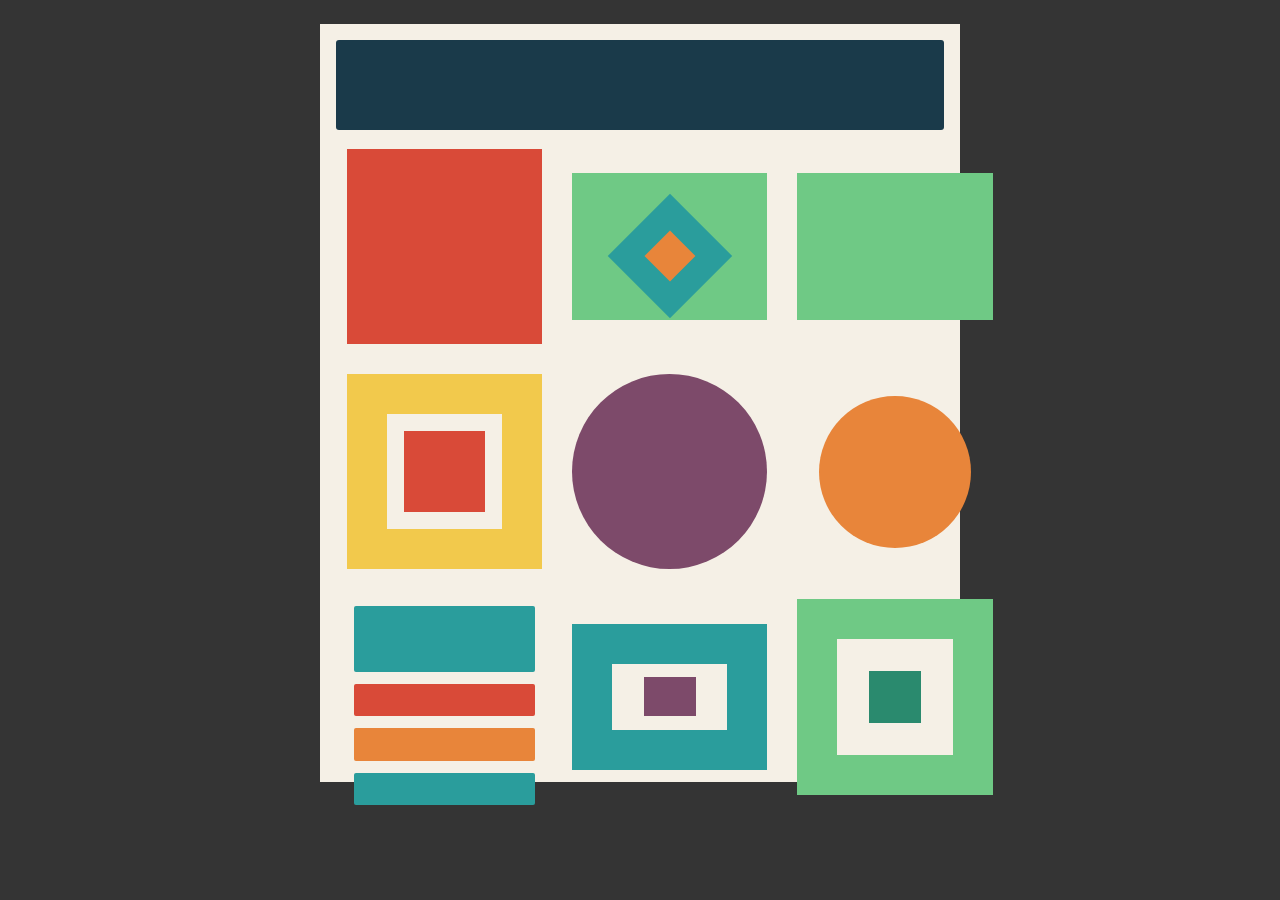
<file: 1a/geometric.html>
<!DOCTYPE html>
<html lang="en">

<head>
    <meta charset="UTF-8">
    <meta name="viewport" content="width=device-width, initial-scale=1.0">
    <title>Figuras Geométricas</title>
    <link rel="stylesheet" href="geometric.css">
</head>

<body>
    <main class="canvas-container">
        <header class="header bg-navy"></header>

        <section class="canvas-grid">
            <!-- Fila 1: Cuadrado rojo | Patrón de rombos | Cuadrado menta -->
            <div class="cell">
                <div class="shape square size-full bg-red"></div>
            </div>

            <div class="cell">
                <div class="shape rectangle-wide size-full bg-mint">
                    <div class="shape diamond size-md bg-teal" style="align-self: flex-end; margin-bottom: 10%;">
                        <div class="shape diamond size-sm bg-orange"></div>
                    </div>
                </div>
            </div>

            <div class="cell">
                <div class="shape rectangle-wide size-full bg-mint"></div>
            </div>

            <!-- Fila 2: Cuadrados anidados | Círculo morado | Círculo naranja -->
            <div class="cell">
                <div class="shape square size-full border-yellow-thick">
                    <div class="shape square size-lg bg-red inset-gap"></div>
                </div>
            </div>

            <div class="cell">
                <div class="shape circle size-full bg-purple"></div>
            </div>

            <div class="cell">
                <div class="shape circle size-lg bg-orange"></div>
            </div>

            <!-- Fila 3: Franjas | Turquesa anidado | Verde anidado -->
            <div class="cell stripes">
                <div class="stripe stripe-tall bg-teal"></div>
                <div class="stripe bg-red"></div>
                <div class="stripe bg-orange"></div>
                <div class="stripe bg-teal"></div>
            </div>

            <div class="cell">
                <div class="shape rectangle-wide size-full border-teal-thick">
                    <div class="shape rectangle-wide size-md bg-purple"></div>
                </div>
            </div>

            <div class="cell">
                <div class="shape square size-full border-mint-thick">
                    <div class="shape square size-md bg-green"></div>
                </div>
            </div>
        </section>
    </main>
</body> 

</html>
</file>
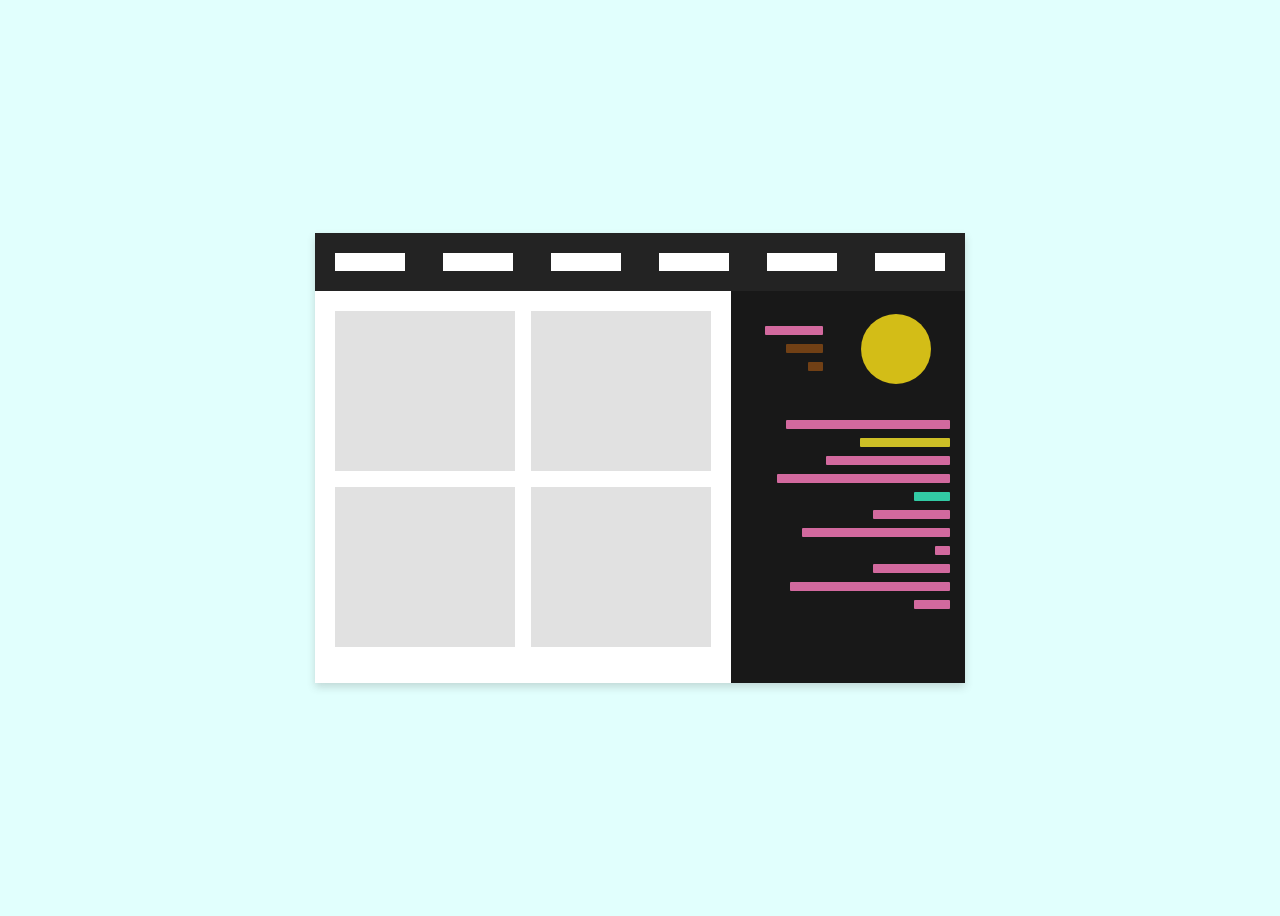
<file: 1b/interfaz.html>
<!DOCTYPE html>
<html lang="en">
<head>
    <meta charset="UTF-8">
    <meta name="viewport" content="width=device-width, initial-scale=1.0">
    <title>Prototipo Interfaz</title>
    <link rel="stylesheet" href="interfaz.css">
</head>
<body>
    <div id="interfaz">
        <header>
            <nav>
                <ul>
                    <li class="navOption"></li>
                    <li class="navOption"></li>
                    <li class="navOption"></li>
                    <li class="navOption"></li>
                    <li class="navOption"></li>
                    <li class="navOption"></li>
                </ul>
            </nav>
        </header>
        <main>
            <section class="mainCards">
                <div class="card"></div>
                <div class="card"></div>
                <div class="card"></div>
                <div class="card"></div>
            </section>
            <aside>
                <div id="asideDiv">
                    <p>
                        <mark class="pinkMark">Parcial I</mark><br>
                        <mark class="brownMark">Hello</mark><br>
                        <mark class="brownMark">Hi</mark>
                    </p>
                    <div id="yellowCircle"></div>
                </div>
                <p id="asideRows">
                    <mark class="pinkMark">ParcialAndres Felipe R</mark><br>
                    <mark class="yellowMark">This is a test</mark><br>
                    <mark class="pinkMark">This is a new test</mark>
                    <mark class="pinkMark">ParcialAndresF Ramirez</mark><br>
                    <mark class="greenMark">Hello</mark><br>
                    <mark class="pinkMark">Hello class</mark>
                    <mark class="pinkMark">ParcialAndres Felipe</mark><br>
                    <mark class="pinkMark">Hi</mark><br>
                    <mark class="pinkMark">Hello class</mark>
                    <mark class="pinkMark">Parcial I Andres Felipe</mark><br>
                    <mark class="pinkMark">Hello</mark><br>
                </p>
            </aside>
        </main>
    </div>
</body>
</html>
</file>
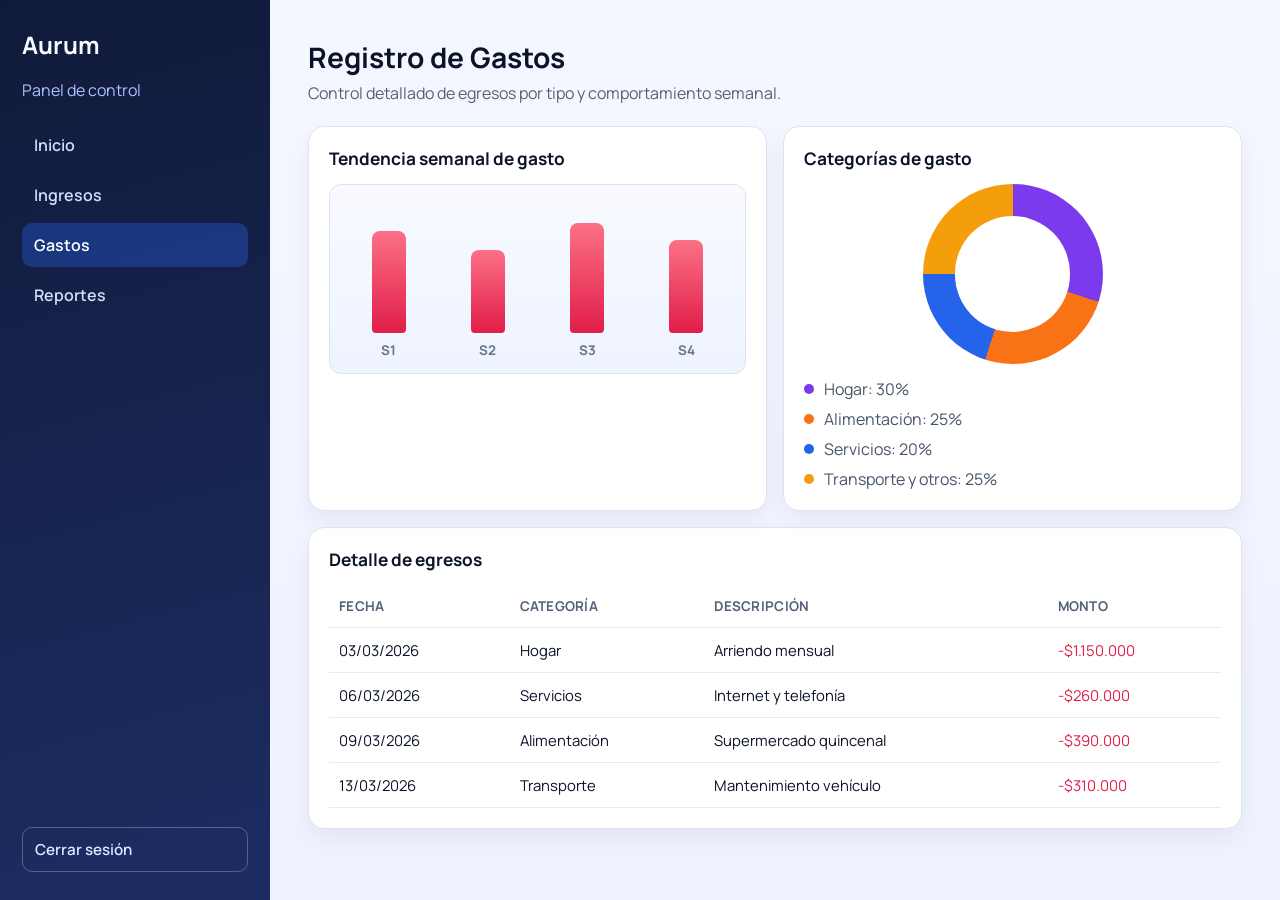
<file: 3/html/gastos.html>
<!DOCTYPE html>
<html lang="es">
<head>
    <meta charset="UTF-8">
    <meta name="viewport" content="width=device-width, initial-scale=1.0">
    <title>Gastos | Aurum</title>
    <link rel="stylesheet" href="../css/styles.css">
</head>
<body>
    <main class="app">
        <aside class="menu">
            <h2>Aurum</h2>
            <p class="menu-text">Panel de control</p>
            <nav aria-label="Navegación principal">
                <ul>
                    <li><a href="inicio.html">Inicio</a></li>
                    <li><a href="ingresos.html">Ingresos</a></li>
                    <li><a href="gastos.html" class="active">Gastos</a></li>
                    <li><a href="reporte.html">Reportes</a></li>
                </ul>
            </nav>
            <a href="login.html" class="btn salir">Cerrar sesión</a>
        </aside>

        <section class="main">
            <header>
                <h1>Registro de Gastos</h1>
                <p class="subtitle">Control detallado de egresos por tipo y comportamiento semanal.</p>
            </header>

            <section class="grid two">
                <article class="panel">
                    <h2>Tendencia semanal de gasto</h2>
                    <div class="bars" aria-label="Gráfico de gastos semanales">
                        <div class="bar danger"><span style="height: 64%;"></span><small>S1</small></div>
                        <div class="bar danger"><span style="height: 52%;"></span><small>S2</small></div>
                        <div class="bar danger"><span style="height: 69%;"></span><small>S3</small></div>
                        <div class="bar danger"><span style="height: 58%;"></span><small>S4</small></div>
                    </div>
                </article>

                <article class="panel">
                    <h2>Categorías de gasto</h2>
                    <div class="ring expense" aria-hidden="true"></div>
                    <ul class="legend">
                        <li><span class="dot home"></span>Hogar: 30%</li>
                        <li><span class="dot food"></span>Alimentación: 25%</li>
                        <li><span class="dot services"></span>Servicios: 20%</li>
                        <li><span class="dot other"></span>Transporte y otros: 25%</li>
                    </ul>
                </article>
            </section>

            <section class="panel">
                <h2>Detalle de egresos</h2>
                <table class="table">
                    <thead>
                        <tr>
                            <th>Fecha</th>
                            <th>Categoría</th>
                            <th>Descripción</th>
                            <th>Monto</th>
                        </tr>
                    </thead>
                    <tbody>
                        <tr>
                            <td>03/03/2026</td>
                            <td>Hogar</td>
                            <td>Arriendo mensual</td>
                            <td class="minus">-$1.150.000</td>
                        </tr>
                        <tr>
                            <td>06/03/2026</td>
                            <td>Servicios</td>
                            <td>Internet y telefonía</td>
                            <td class="minus">-$260.000</td>
                        </tr>
                        <tr>
                            <td>09/03/2026</td>
                            <td>Alimentación</td>
                            <td>Supermercado quincenal</td>
                            <td class="minus">-$390.000</td>
                        </tr>
                        <tr>
                            <td>13/03/2026</td>
                            <td>Transporte</td>
                            <td>Mantenimiento vehículo</td>
                            <td class="minus">-$310.000</td>
                        </tr>
                    </tbody>
                </table>
            </section>
        </section>
    </main>
</body>
</html>
</file>
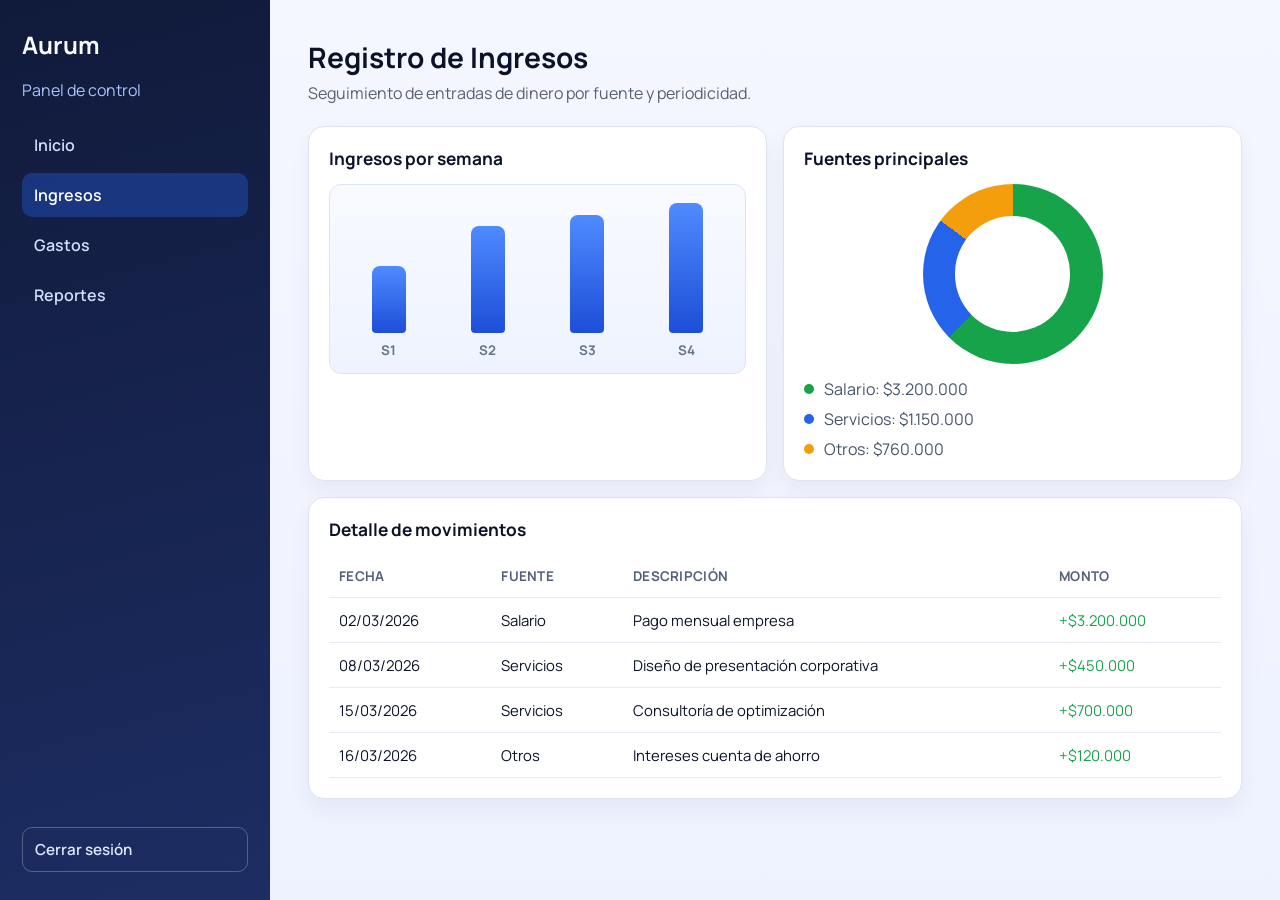
<file: 3/html/ingresos.html>
<!DOCTYPE html>
<html lang="es">
<head>
    <meta charset="UTF-8">
    <meta name="viewport" content="width=device-width, initial-scale=1.0">
    <title>Ingresos | Aurum</title>
    <link rel="stylesheet" href="../css/styles.css">
</head>
<body>
    <main class="app">
        <aside class="menu">
            <h2>Aurum</h2>
            <p class="menu-text">Panel de control</p>
            <nav aria-label="Navegación principal">
                <ul>
                    <li><a href="inicio.html">Inicio</a></li>
                    <li><a href="ingresos.html" class="active">Ingresos</a></li>
                    <li><a href="gastos.html">Gastos</a></li>
                    <li><a href="reporte.html">Reportes</a></li>
                </ul>
            </nav>
            <a href="login.html" class="btn salir">Cerrar sesión</a>
        </aside>

        <section class="main">
            <header>
                <h1>Registro de Ingresos</h1>
                <p class="subtitle">Seguimiento de entradas de dinero por fuente y periodicidad.</p>
            </header>

            <section class="grid two">
                <article class="panel">
                    <h2>Ingresos por semana</h2>
                    <div class="bars" aria-label="Gráfico de ingresos semanales">
                        <div class="bar"><span style="height: 42%;"></span><small>S1</small></div>
                        <div class="bar"><span style="height: 67%;"></span><small>S2</small></div>
                        <div class="bar"><span style="height: 74%;"></span><small>S3</small></div>
                        <div class="bar"><span style="height: 81%;"></span><small>S4</small></div>
                    </div>
                </article>

                <article class="panel">
                    <h2>Fuentes principales</h2>
                    <div class="ring sources" aria-hidden="true"></div>
                    <ul class="legend">
                        <li><span class="dot income"></span>Salario: $3.200.000</li>
                        <li><span class="dot services"></span>Servicios: $1.150.000</li>
                        <li><span class="dot other"></span>Otros: $760.000</li>
                    </ul>
                </article>
            </section>

            <section class="panel">
                <h2>Detalle de movimientos</h2>
                <table class="table">
                    <thead>
                        <tr>
                            <th>Fecha</th>
                            <th>Fuente</th>
                            <th>Descripción</th>
                            <th>Monto</th>
                        </tr>
                    </thead>
                    <tbody>
                        <tr>
                            <td>02/03/2026</td>
                            <td>Salario</td>
                            <td>Pago mensual empresa</td>
                            <td class="plus">+$3.200.000</td>
                        </tr>
                        <tr>
                            <td>08/03/2026</td>
                            <td>Servicios</td>
                            <td>Diseño de presentación corporativa</td>
                            <td class="plus">+$450.000</td>
                        </tr>
                        <tr>
                            <td>15/03/2026</td>
                            <td>Servicios</td>
                            <td>Consultoría de optimización</td>
                            <td class="plus">+$700.000</td>
                        </tr>
                        <tr>
                            <td>16/03/2026</td>
                            <td>Otros</td>
                            <td>Intereses cuenta de ahorro</td>
                            <td class="plus">+$120.000</td>
                        </tr>
                    </tbody>
                </table>
            </section>
        </section>
    </main>
</body>
</html>
</file>
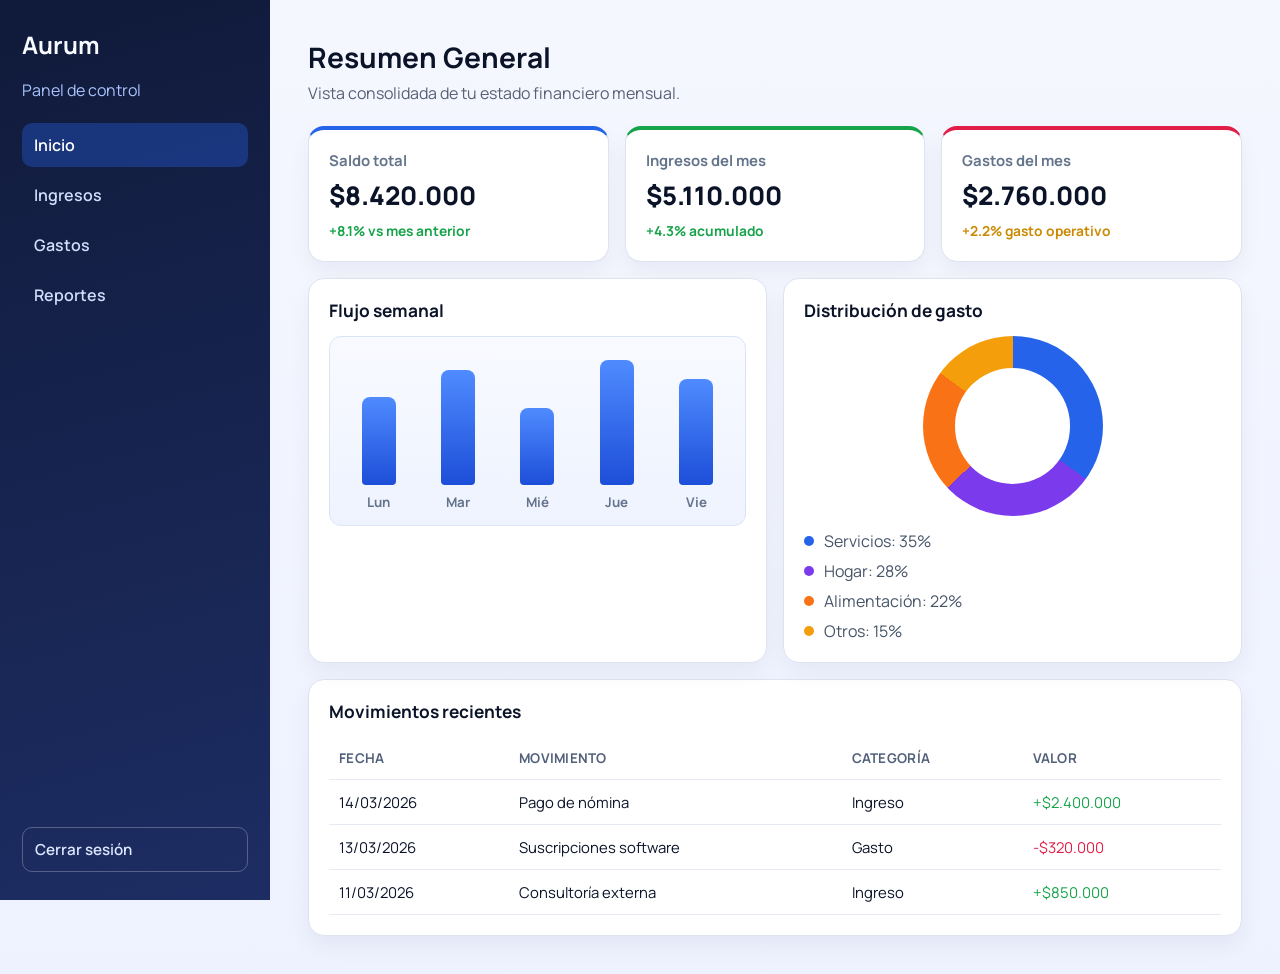
<file: 3/html/inicio.html>
<!DOCTYPE html>
<html lang="es">
<head>
    <meta charset="UTF-8">
    <meta name="viewport" content="width=device-width, initial-scale=1.0">
    <title>Inicio | Aurum</title>
    <link rel="stylesheet" href="../css/styles.css">
</head>
<body>
    <main class="app">
        <aside class="menu">
            <h2>Aurum</h2>
            <p class="menu-text">Panel de control</p>
            <nav aria-label="Navegación principal">
                <ul>
                    <li><a href="inicio.html" class="active">Inicio</a></li>
                    <li><a href="ingresos.html">Ingresos</a></li>
                    <li><a href="gastos.html">Gastos</a></li>
                    <li><a href="reporte.html">Reportes</a></li>
                </ul>
            </nav>
            <a href="login.html" class="btn salir">Cerrar sesión</a>
        </aside>

        <section class="main">
            <header>
                <h1>Resumen General</h1>
                <p class="subtitle">Vista consolidada de tu estado financiero mensual.</p>
            </header>

            <section class="cards" aria-label="Tarjetas principales">
                <article class="card total">
                    <h3>Saldo total</h3>
                    <p>$8.420.000</p>
                    <span class="up">+8.1% vs mes anterior</span>
                </article>
                <article class="card income">
                    <h3>Ingresos del mes</h3>
                    <p>$5.110.000</p>
                    <span class="up">+4.3% acumulado</span>
                </article>
                <article class="card expense">
                    <h3>Gastos del mes</h3>
                    <p>$2.760.000</p>
                    <span class="down">+2.2% gasto operativo</span>
                </article>
            </section>

            <section class="grid two">
                <article class="panel">
                    <h2>Flujo semanal</h2>
                    <div class="bars" aria-label="Gráfico de barras de flujo semanal">
                        <div class="bar"><span style="height: 55%;"></span><small>Lun</small></div>
                        <div class="bar"><span style="height: 72%;"></span><small>Mar</small></div>
                        <div class="bar"><span style="height: 48%;"></span><small>Mié</small></div>
                        <div class="bar"><span style="height: 78%;"></span><small>Jue</small></div>
                        <div class="bar"><span style="height: 66%;"></span><small>Vie</small></div>
                    </div>
                </article>

                <article class="panel">
                    <h2>Distribución de gasto</h2>
                    <div class="ring" aria-hidden="true"></div>
                    <ul class="legend">
                        <li><span class="dot services"></span>Servicios: 35%</li>
                        <li><span class="dot home"></span>Hogar: 28%</li>
                        <li><span class="dot food"></span>Alimentación: 22%</li>
                        <li><span class="dot other"></span>Otros: 15%</li>
                    </ul>
                </article>
            </section>

            <section class="panel">
                <h2>Movimientos recientes</h2>
                <table class="table">
                    <thead>
                        <tr>
                            <th>Fecha</th>
                            <th>Movimiento</th>
                            <th>Categoría</th>
                            <th>Valor</th>
                        </tr>
                    </thead>
                    <tbody>
                        <tr>
                            <td>14/03/2026</td>
                            <td>Pago de nómina</td>
                            <td>Ingreso</td>
                            <td class="plus">+$2.400.000</td>
                        </tr>
                        <tr>
                            <td>13/03/2026</td>
                            <td>Suscripciones software</td>
                            <td>Gasto</td>
                            <td class="minus">-$320.000</td>
                        </tr>
                        <tr>
                            <td>11/03/2026</td>
                            <td>Consultoría externa</td>
                            <td>Ingreso</td>
                            <td class="plus">+$850.000</td>
                        </tr>
                    </tbody>
                </table>
            </section>
        </section>
    </main>
</body>
</html>
</file>
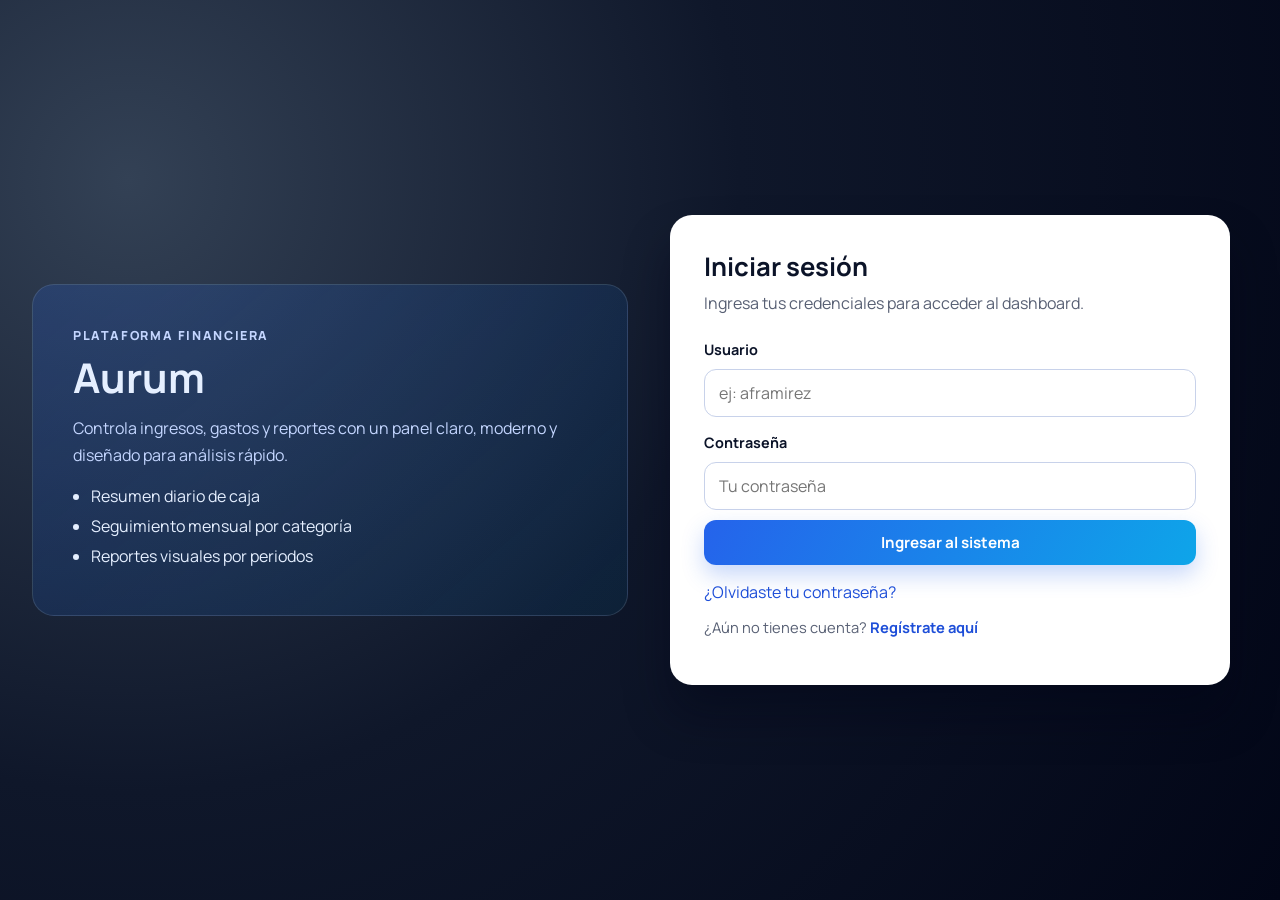
<file: 3/html/login.html>
<!DOCTYPE html>
<html lang="es">
<head>
    <meta charset="UTF-8">
    <meta name="viewport" content="width=device-width, initial-scale=1.0">
    <title>Login | Aurum</title>
    <link rel="stylesheet" href="../css/styles.css">
</head>
<body>
    <main class="auth">
        <section class="info" aria-label="Información de la aplicación">
            <p class="tag">Plataforma Financiera</p>
            <h1>Aurum</h1>
            <p>Controla ingresos, gastos y reportes con un panel claro, moderno y diseñado para análisis rápido.</p>
            <ul class="pros">
                <li>Resumen diario de caja</li>
                <li>Seguimiento mensual por categoría</li>
                <li>Reportes visuales por periodos</li>
            </ul>
        </section>

        <section class="box" aria-label="Formulario de inicio de sesión">
            <h2>Iniciar sesión</h2>
            <p class="intro">Ingresa tus credenciales para acceder al dashboard.</p>

            <form action="inicio.html" method="get" class="form" autocomplete="off">
                <label for="usuario">Usuario</label>
                <input id="usuario" name="usuario" type="text" placeholder="ej: aframirez" autocomplete="off" required>

                <label for="contrasena">Contraseña</label>
                <input id="contrasena" name="contrasena" type="password" placeholder="Tu contraseña" autocomplete="current-password" required>

                <button type="submit" class="btn primary">Ingresar al sistema</button>
            </form>

            <a href="#" class="link-help">¿Olvidaste tu contraseña?</a>
            <p class="switch-text">¿Aún no tienes cuenta? <a href="registro.html" class="link-inline">Regístrate aquí</a></p>
        </section>
    </main>
</body>
</html>
</file>
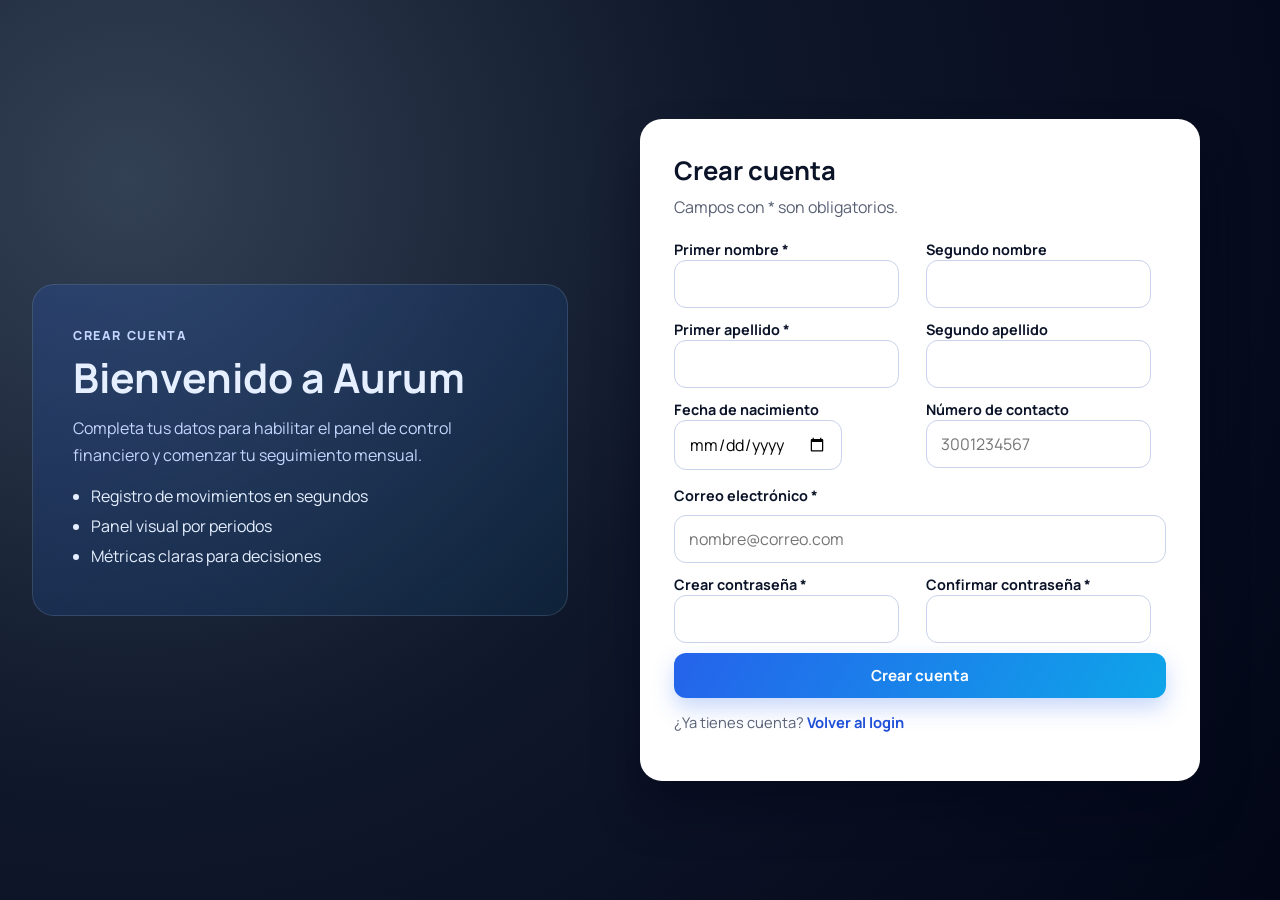
<file: 3/html/registro.html>
<!DOCTYPE html>
<html lang="es">
<head>
    <meta charset="UTF-8">
    <meta name="viewport" content="width=device-width, initial-scale=1.0">
    <title>Registro | Aurum</title>
    <link rel="stylesheet" href="../css/styles.css">
</head>
<body>
    <main class="auth auth-register">
        <section class="info" aria-label="Información del registro">
            <p class="tag">Crear cuenta</p>
            <h1>Bienvenido a Aurum</h1>
            <p>Completa tus datos para habilitar el panel de control financiero y comenzar tu seguimiento mensual.</p>
            <ul class="pros">
                <li>Registro de movimientos en segundos</li>
                <li>Panel visual por periodos</li>
                <li>Métricas claras para decisiones</li>
            </ul>
        </section>

        <section class="box" aria-label="Formulario de registro">
            <h2>Crear cuenta</h2>
            <p class="intro">Campos con * son obligatorios.</p>

            <form action="login.html" method="get" class="form" autocomplete="off">
                <div class="row two">
                    <div>
                        <label for="primer-nombre">Primer nombre *</label>
                        <input id="primer-nombre" name="primerNombre" type="text" autocomplete="off" required>
                    </div>
                    <div>
                        <label for="segundo-nombre">Segundo nombre</label>
                        <input id="segundo-nombre" name="segundoNombre" type="text" autocomplete="off">
                    </div>
                </div>

                <div class="row two">
                    <div>
                        <label for="primer-apellido">Primer apellido *</label>
                        <input id="primer-apellido" name="primerApellido" type="text" autocomplete="off" required>
                    </div>
                    <div>
                        <label for="segundo-apellido">Segundo apellido</label>
                        <input id="segundo-apellido" name="segundoApellido" type="text" autocomplete="off">
                    </div>
                </div>

                <div class="row two">
                    <div>
                        <label for="fecha-nacimiento">Fecha de nacimiento</label>
                        <input id="fecha-nacimiento" name="fechaNacimiento" type="date" autocomplete="off">
                    </div>
                    <div>
                        <label for="telefono">Número de contacto</label>
                        <input id="telefono" name="telefono" type="tel" placeholder="3001234567" autocomplete="off">
                    </div>
                </div>

                <label for="correo">Correo electrónico *</label>
                <input id="correo" name="correo" type="email" placeholder="nombre@correo.com" autocomplete="off" required>

                <div class="row two">
                    <div>
                        <label for="clave">Crear contraseña *</label>
                        <input id="clave" name="clave" type="password" minlength="8" autocomplete="new-password" required>
                    </div>
                    <div>
                        <label for="confirmar-clave">Confirmar contraseña *</label>
                        <input id="confirmar-clave" name="confirmarClave" type="password" minlength="8" autocomplete="new-password" required>
                    </div>
                </div>

                <button type="submit" class="btn primary">Crear cuenta</button>
            </form>

            <p class="switch-text">¿Ya tienes cuenta? <a href="login.html" class="link-inline">Volver al login</a></p>
        </section>
    </main>
</body>
</html>
</file>
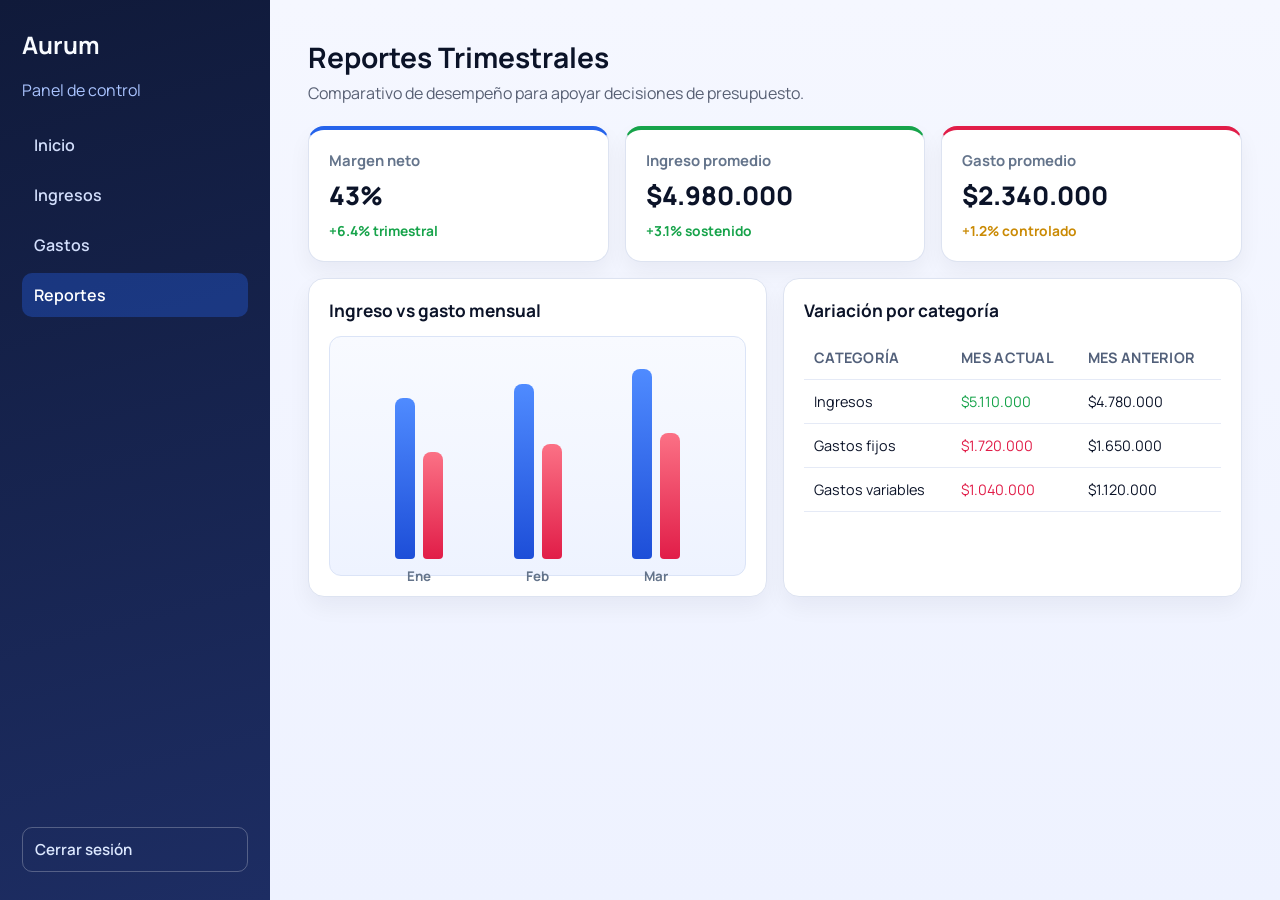
<file: 3/html/reporte.html>
<!DOCTYPE html>
<html lang="es">
<head>
    <meta charset="UTF-8">
    <meta name="viewport" content="width=device-width, initial-scale=1.0">
    <title>Reportes | Aurum</title>
    <link rel="stylesheet" href="../css/styles.css">
</head>
<body>
    <main class="app">
        <aside class="menu">
            <h2>Aurum</h2>
            <p class="menu-text">Panel de control</p>
            <nav aria-label="Navegación principal">
                <ul>
                    <li><a href="inicio.html">Inicio</a></li>
                    <li><a href="ingresos.html">Ingresos</a></li>
                    <li><a href="gastos.html">Gastos</a></li>
                    <li><a href="reporte.html" class="active">Reportes</a></li>
                </ul>
            </nav>
            <a href="login.html" class="btn salir">Cerrar sesión</a>
        </aside>

        <section class="main">
            <header>
                <h1>Reportes Trimestrales</h1>
                <p class="subtitle">Comparativo de desempeño para apoyar decisiones de presupuesto.</p>
            </header>

            <section class="cards">
                <article class="card total">
                    <h3>Margen neto</h3>
                    <p>43%</p>
                    <span class="up">+6.4% trimestral</span>
                </article>
                <article class="card income">
                    <h3>Ingreso promedio</h3>
                    <p>$4.980.000</p>
                    <span class="up">+3.1% sostenido</span>
                </article>
                <article class="card expense">
                    <h3>Gasto promedio</h3>
                    <p>$2.340.000</p>
                    <span class="down">+1.2% controlado</span>
                </article>
            </section>

            <section class="grid two">
                <article class="panel">
                    <h2>Ingreso vs gasto mensual</h2>
                    <div class="compare" aria-label="Comparación mensual de ingresos y gastos">
                        <div class="month">
                            <span class="income-bar" style="height: 78%;"></span>
                            <span class="expense-bar" style="height: 52%;"></span>
                            <small>Ene</small>
                        </div>
                        <div class="month">
                            <span class="income-bar" style="height: 85%;"></span>
                            <span class="expense-bar" style="height: 56%;"></span>
                            <small>Feb</small>
                        </div>
                        <div class="month">
                            <span class="income-bar" style="height: 92%;"></span>
                            <span class="expense-bar" style="height: 61%;"></span>
                            <small>Mar</small>
                        </div>
                    </div>
                </article>

                <article class="panel">
                    <h2>Variación por categoría</h2>
                    <table class="table slim">
                        <thead>
                            <tr>
                                <th>Categoría</th>
                                <th>Mes actual</th>
                                <th>Mes anterior</th>
                            </tr>
                        </thead>
                        <tbody>
                            <tr>
                                <td>Ingresos</td>
                                <td class="plus">$5.110.000</td>
                                <td>$4.780.000</td>
                            </tr>
                            <tr>
                                <td>Gastos fijos</td>
                                <td class="minus">$1.720.000</td>
                                <td>$1.650.000</td>
                            </tr>
                            <tr>
                                <td>Gastos variables</td>
                                <td class="minus">$1.040.000</td>
                                <td>$1.120.000</td>
                            </tr>
                        </tbody>
                    </table>
                </article>
            </section>
        </section>
    </main>
</body>
</html>
</file>
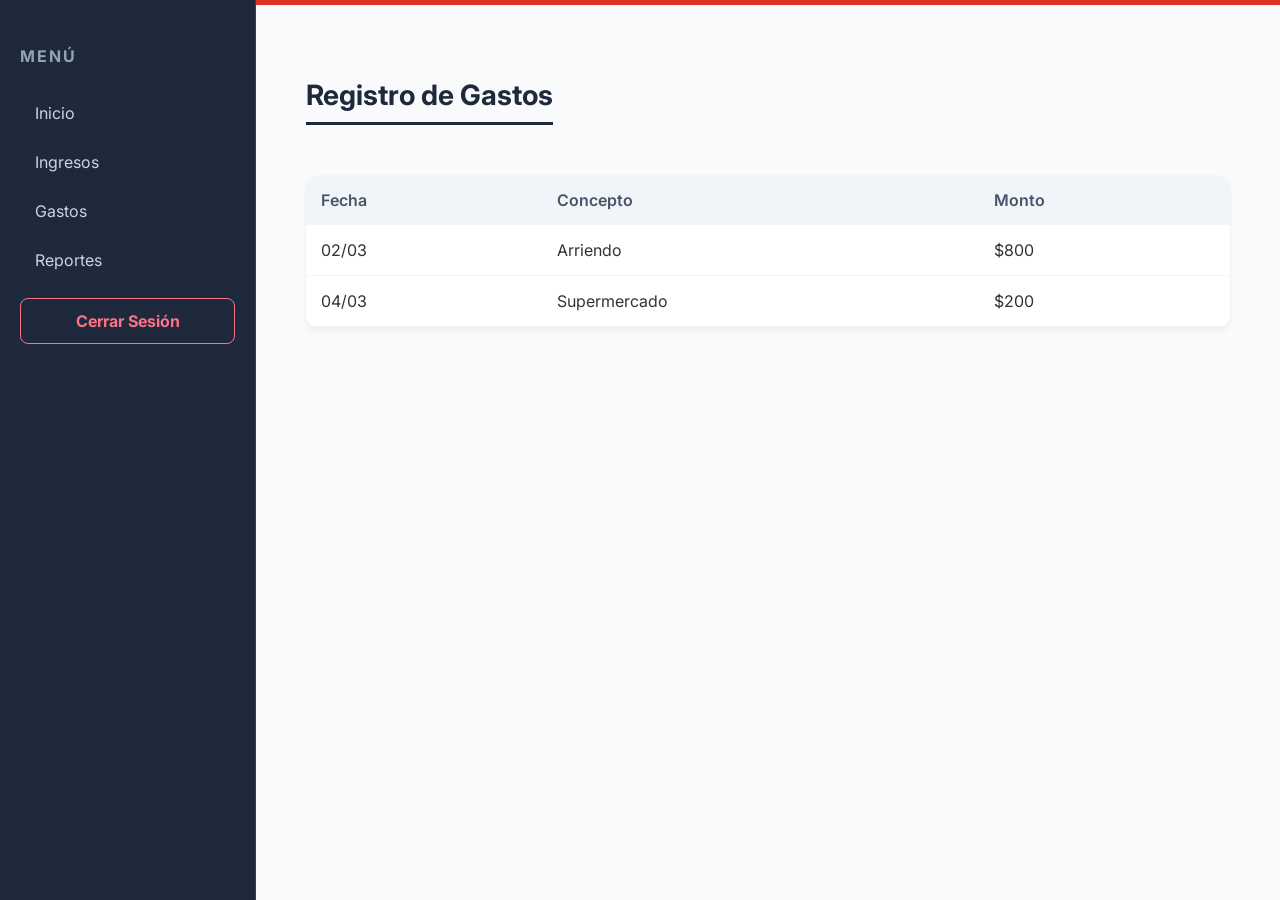
<file: Parcial I/Tercer Punto/html/gastos.html>
<!DOCTYPE html>
<html lang="en">
<head>
    <meta charset="UTF-8">
    <meta name="viewport" content="width=device-width, initial-scale=1.0">
    <title>Gastos</title>
    <link rel="stylesheet" href="../css/styles.css">
</head>
<body>
    <main id="dashboard">
        <aside>
            <h3>Menú</h3>
            <nav>
                <ul>
                    <li><a href="inicio.html">Inicio</a></li>
                    <li><a href="ingresos.html">Ingresos</a></li>
                    <li><a href="gastos.html">Gastos</a></li>
                    <li><a href="reporte.html">Reportes</a></li>
                </ul>
            </nav>
            <a href="login.html" class="botonSalir">Cerrar Sesión</a>
        </aside>
        <section id="gastos" class="content">
            <h1>Registro de Gastos</h1>
            <table class="simpleTable">
                <tr><th>Fecha</th><th>Concepto</th><th>Monto</th></tr>
                <tr><td>02/03</td><td>Arriendo</td><td>$800</td></tr>
                <tr><td>04/03</td><td>Supermercado</td><td>$200</td></tr>
            </table>
        </section>
    </main>
</body>
</html>
</file>
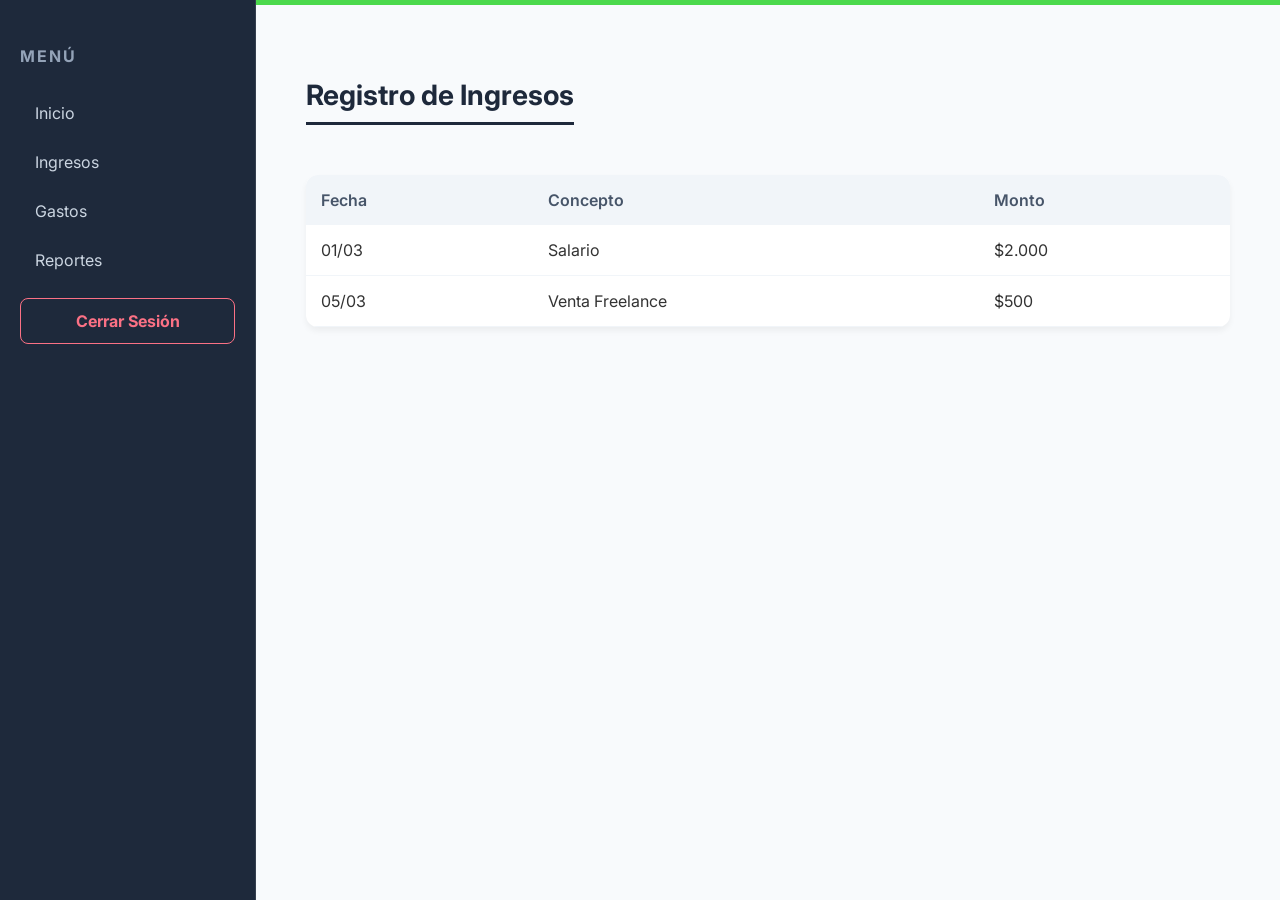
<file: Parcial I/Tercer Punto/html/ingresos.html>
<!DOCTYPE html>
<html lang="en">
<head>
    <meta charset="UTF-8">
    <meta name="viewport" content="width=device-width, initial-scale=1.0">
    <title>Ingresos</title>
    <link rel="stylesheet" href="../css/styles.css">
</head>
<body>
    <main id="dashboard">
        <aside>
            <h3>Menú</h3>
            <nav>
                <ul>
                    <li><a href="inicio.html">Inicio</a></li>
                    <li><a href="ingresos.html">Ingresos</a></li>
                    <li><a href="gastos.html">Gastos</a></li>
                    <li><a href="reporte.html">Reportes</a></li>
                </ul>
            </nav>
            <a href="login.html" class="botonSalir">Cerrar Sesión</a>
        </aside>
        <section id="ingresos" class="content">
            <h1>Registro de Ingresos</h1>
            <table class="simpleTable">
                <tr><th>Fecha</th><th>Concepto</th><th>Monto</th></tr>
                <tr><td>01/03</td><td>Salario</td><td>$2.000</td></tr>
                <tr><td>05/03</td><td>Venta Freelance</td><td>$500</td></tr>
            </table>
        </section>
    </main>
</body>
</html>
</file>
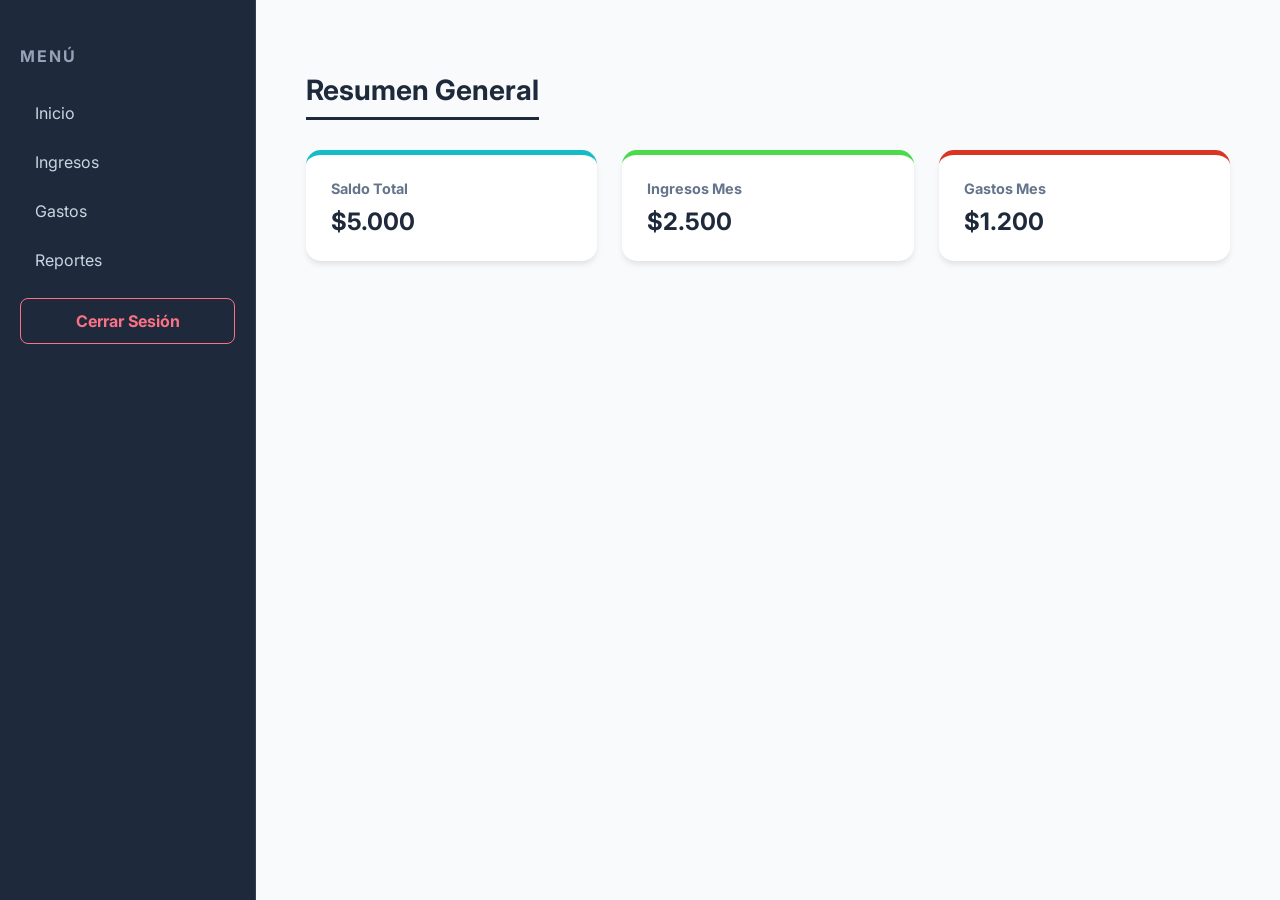
<file: Parcial I/Tercer Punto/html/inicio.html>
<!DOCTYPE html>
<html lang="en">
<head>
    <meta charset="UTF-8">
    <meta name="viewport" content="width=device-width, initial-scale=1.0">
    <title>Inicio</title>
    <link rel="stylesheet" href="../css/styles.css">
</head>
<body>
    <main id="dashboard">
        <aside>
            <h3>Menú</h3>
            <nav>
                <ul>
                    <li><a href="inicio.html">Inicio</a></li>
                    <li><a href="ingresos.html">Ingresos</a></li>
                    <li><a href="gastos.html">Gastos</a></li>
                    <li><a href="reporte.html">Reportes</a></li>
                </ul>
            </nav>
            <a href="login.html" class="botonSalir">Cerrar Sesión</a>
        </aside>
        <section id="inicio" class="content">
            <h1>Resumen General</h1>
            <div class="cardsDiv">
                <div id="total" class="card"><h4>Saldo Total</h4><p>$5.000</p></div>
                <div id="ingresos" class="card"><h4>Ingresos Mes</h4><p>$2.500</p></div>
                <div id="gastos" class="card"><h4>Gastos Mes</h4><p>$1.200</p></div>
            </div>
        </section>
    </main>
</body>
</html>
</file>
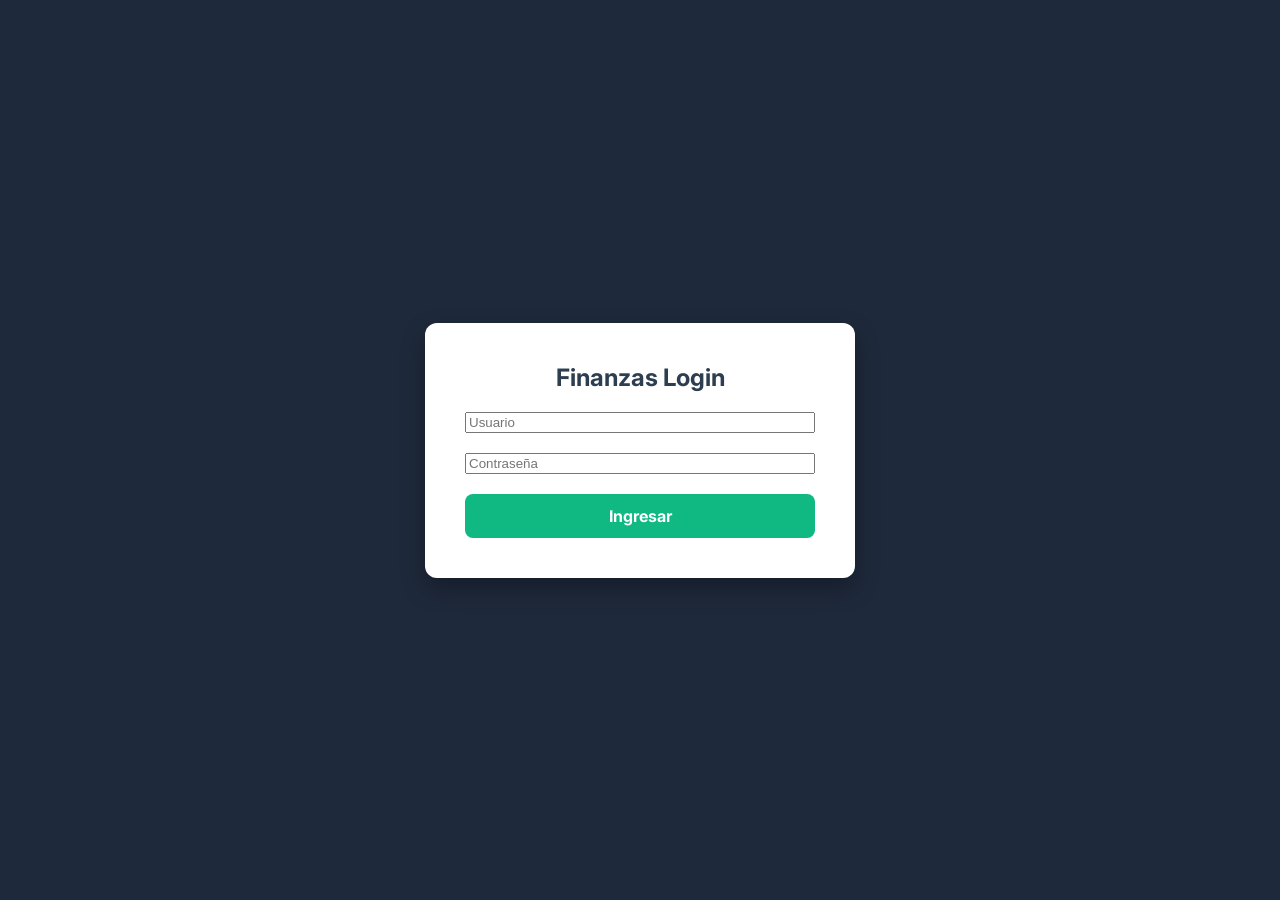
<file: Parcial I/Tercer Punto/html/login.html>
<!DOCTYPE html>
<html lang="en">
<head>
    <meta charset="UTF-8">
    <meta name="viewport" content="width=device-width, initial-scale=1.0">
    <title>Login</title>
    <link rel="stylesheet" href="../css/styles.css">
</head>
<body>
    <section id="login">
        <form class="loginBox">
            <h2>Finanzas Login</h2>
            <input type="text" placeholder="Usuario">
            <input type="password" placeholder="Contraseña">
            <a href="inicio.html" class="botonLogin">Ingresar</a>
        </form>
    </section>
</body>
</html>
</file>
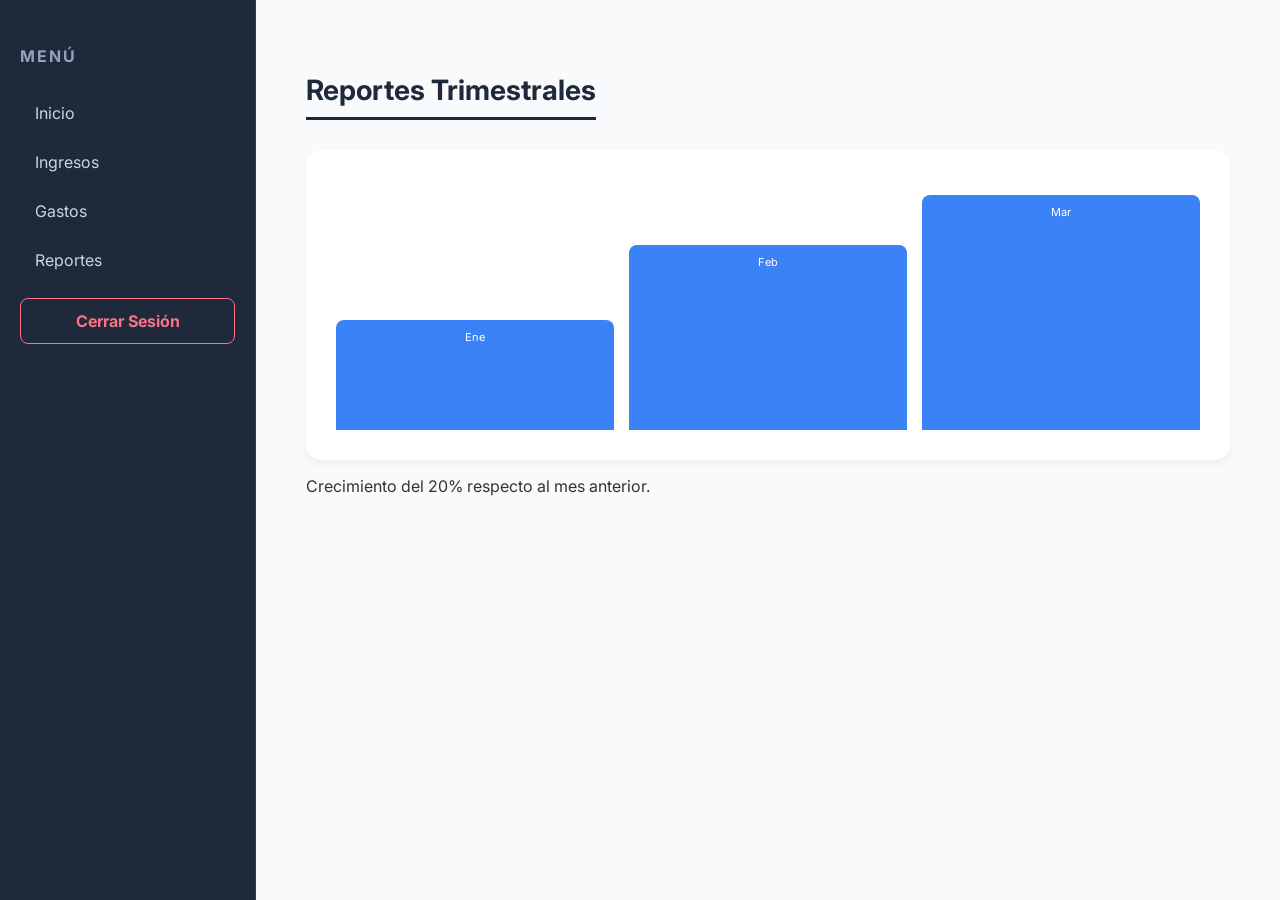
<file: Parcial I/Tercer Punto/html/reporte.html>
<!DOCTYPE html>
<html lang="en">
<head>
    <meta charset="UTF-8">
    <meta name="viewport" content="width=device-width, initial-scale=1.0">
    <title>Reporte</title>
    <link rel="stylesheet" href="../css/styles.css">
</head>
<body>
    <main id="dashboard">
        <aside>
            <h3>Menú</h3>
            <nav>
                <ul>
                    <li><a href="inicio.html">Inicio</a></li>
                    <li><a href="ingresos.html">Ingresos</a></li>
                    <li><a href="gastos.html">Gastos</a></li>
                    <li><a href="reporte.html">Reportes</a></li>
                </ul>
            </nav>
            <a href="login.html" class="botonSalir">Cerrar Sesión</a>
        </aside>
        <section id="reporte" class="content">
            <h1>Reportes Trimestrales</h1>
            <div class="reportBox">
                <div class="bar" style="height: 40%;">Ene</div>
                <div class="bar" style="height: 70%;">Feb</div>
                <div class="bar" style="height: 90%;">Mar</div>
            </div>
            <p>Crecimiento del 20% respecto al mes anterior.</p>
        </section>
    </main>
</body>
</html>
</file>
<file: 1a/geometric.css>
* {
  box-sizing: border-box;
  margin: 0;
  padding: 0;
}

body {
  min-height: 100vh;
  display: flex;
  flex-direction: column;
  align-items: center;
  background: #343434;
  padding: 24px;
}

/*Colores de fondo */
.bg-green { background: #2a8a6e; }
.bg-mint { background: #6fc985; }
.bg-navy { background: #1a3a4a; }
.bg-orange { background: #e8853a; }
.bg-purple { background: #7d4a6a; }
.bg-red { background: #d94a38; }
.bg-teal { background: #2a9d9c; }

/* Bordes */
.border-mint-thick { border: 40px solid #6fc985; }
.border-orange-thick { border: 40px solid #e8853a; }
.border-teal-thick {border: 40px solid #2a9d9c; }
.border-yellow-thick { border: 40px solid #f2c94c; }

/* Espaciado */
.inset-gap { margin: 10%; }

/* Tamaños */
.size-full { width: 90%; }
.size-lg { width: 70%; }
.size-md { width: 45%; }
.size-sm { width: 40%; }

/* Canvas */
.canvas-container {
  width: 100%;
  max-width: 50vw;
  display: flex;
  flex-direction: column;
  background: #f5f0e6;
  align-items: center;
  padding: 16px;
}

.canvas-grid {
  width: 100%;
  display: grid;
  grid-template-columns: repeat(3, 1fr);
  gap: 8px;
}

/* Celda */
.cell {
  aspect-ratio: 1 / 1;
  display: flex;
  justify-content: center;
  align-items: center;
}

/* Variante de celda con franjas */
.cell.stripes {
  flex-direction: column;
  justify-content: center;
  gap: 12px;
  padding: 18px;
}

/* Círculo */
.circle {
  aspect-ratio: 1 / 1;
  border-radius: 50%;
}

/* Rombo */
.diamond {
  aspect-ratio: 1 / 1;
  transform: rotate(45deg);
}

/*  Rombo dentro de rombo: el hijo no se rota adicionalmente, para mantener su orientación normal */
.diamond > .diamond {
  transform: rotate(0deg);
}

/* Header */
.header {
  width: 100%;
  height: 10vh;
  border-radius: 3px;
  margin-bottom: 8px;
}

/* Rectángulo horizontal */
.rectangle-wide {
  aspect-ratio: 4 / 3;
}

/* Forma Base */
.shape {
  display: flex;
  justify-content: center;
  align-items: center;
}

/* Cuadrado */
.square {
  aspect-ratio: 1 / 1;
}

/* Franjas */
.stripe {
  width: 100%;
  height: 18%;
  border-radius: 2px;
}

.stripe-tall {
  height: 36%;
}
</file>
<file: 1b/interfaz.css>
body {
    display: flex;   
    height: 100vh;
    align-items: center;
    justify-content: center; 
    background-color: #e1fffd; 
    font-family: sans-serif;
}

#interfaz {
    width: 650px;
    height: 450px;
    background-color: white;
    display: flex;        
    flex-direction: column;
    overflow: hidden; 
    box-shadow: 0px 4px 8px rgba(65, 65, 65, 0.2);
}

header {
    background-color: rgb(35,35,35);
    padding: 20px;
}

nav ul {
    display: flex;
    gap: 10px;
    list-style: none;
    justify-content: space-between;
    padding: 0;
    margin: 0;
}

.navOption {
    width: 70px;
    height: 18px;
    background: white;
}

main {
    display: flex;
}

.mainCards {
    display: grid;
    grid-template-columns: repeat(2, 180px);
    grid-template-rows: repeat(2, 160px);
    gap: 16px;
    padding: 20px;
}

.card {
    background-color: rgb(225,225,225);
}

aside {
    background-color: rgb(24, 24, 24);
    width: 250px;
    padding: 15px;
    text-align: end;
    height: 100%;
}

#asideDiv {
    display: flex;
    justify-content: space-around;
    margin-bottom: 10px;
}

#yellowCircle {
    margin-top: 8px;
    width: 70px;
    height: 70px;
    border-radius: 50%;
    background-color: rgb(211,189,23);
}

#asideRows{
    margin-top: 24px;
}

mark {
    display: inline-block;
    color: transparent;   
    line-height: 9px;     
    margin: 4px 0;        
    border-radius: 1px;    
}

.pinkMark { 
    background-color: rgb(210,105,158);
}
.brownMark { 
    background-color: rgb(113,64,21);
}
.yellowMark { 
    background-color: rgb(205,191,38); 
}
.greenMark {
    background-color: rgb(50,202,164); 
}
</file>
<file: 3/css/styles.css>
@import url('https://fonts.googleapis.com/css2?family=Manrope:wght@400;500;600;700;800&display=swap');

:root {
    --bg: #eef2ff;
    --card: #fff;
    --dark: #101a3a;
    --dark-2: #1d2d63;
    --ink: #0b1328;
    --muted: #586074;
    --line: #dde3f1;
    --blue: #2563eb;
    --sky: #0ea5e9;
    --green: #16a34a;
    --red: #e11d48;
    --amber: #ca8a04;
    --purple: #7c3aed;
    --orange: #f97316;
    --yellow: #f59e0b;
}

* { box-sizing: border-box; }

html,
body {
    margin: 0;
    min-height: 100%;
    font-family: 'Manrope', sans-serif;
    color: var(--ink);
}

body {
    background: var(--bg);
}

a {
    color: inherit;
    text-decoration: none;
}

.btn {
    display: inline-flex;
    justify-content: center;
    padding: 12px 16px;
    border: 0;
    border-radius: 12px;
    font: 700 0.95rem 'Manrope', sans-serif;
    cursor: pointer;
    transition: transform 0.2s ease, box-shadow 0.2s ease, background 0.2s ease;
}

.btn:hover { transform: translateY(-1px); }

.btn.primary {
    color: #fff;
    background: linear-gradient(120deg, var(--blue), var(--sky));
    box-shadow: 0 10px 22px rgba(37, 99, 235, 0.25);
}

.btn.salir {
    margin-top: auto;
    color: #dce8ff;
    border: 1px solid rgba(255, 255, 255, 0.25);
}

.btn.salir:hover { background: rgba(255, 255, 255, 0.08); }

.auth {
    display: grid;
    grid-template-columns: 1fr 1fr;
    gap: 24px;
    min-height: 100vh;
    padding: 32px;
    align-items: center;
    background: radial-gradient(circle at 10% 20%, #334155 0%, #0f172a 45%, #020617 100%);
}

.auth.auth-register { grid-template-columns: 0.9fr 1.1fr; }

.info,
.box {
    border-radius: 22px;
}

.info {
    padding: 40px;
    color: #e5efff;
    border: 1px solid rgba(148, 163, 184, 0.22);
    background: linear-gradient(140deg, rgba(37, 99, 235, 0.2), rgba(14, 165, 233, 0.08));
}

.info h1 {
    margin: 10px 0 14px;
    font-size: clamp(2rem, 3.2vw, 3rem);
    line-height: 1.05;
}

.info p { color: #c4d6ff; line-height: 1.7; }

.tag {
    margin: 0;
    color: #a8c3ff;
    font-size: 0.78rem;
    font-weight: 800;
    letter-spacing: 0.13em;
    text-transform: uppercase;
}

.pros,
.legend,
.menu ul {
    margin: 0;
    padding: 0;
    list-style: none;
}

.pros {
    padding-left: 18px;
    list-style: disc;
}

.pros li { margin: 8px 0; }

.box {
    width: 100%;
    max-width: 560px;
    margin-inline: auto;
    padding: 34px;
    background: var(--card);
    box-shadow: 0 30px 45px rgba(2, 6, 23, 0.4);
}

.box h2 { margin: 0; font-size: 1.6rem; }

.intro,
.switch-text,
.subtitle { color: var(--muted); }

.intro { margin: 8px 0 20px; }

.form,
.row {
    display: grid;
    gap: 10px;
}

.row { gap: 12px; }

.row.two,
.grid.two { grid-template-columns: repeat(2, minmax(0, 1fr)); }

.form label {
    margin-top: 6px;
    font-size: 0.9rem;
    font-weight: 700;
}

.form input {
    padding: 12px 14px;
    border: 1px solid #c8d2ea;
    border-radius: 12px;
    font: inherit;
}

.form input:focus {
    outline: 0;
    border-color: var(--blue);
    box-shadow: 0 0 0 4px rgba(37, 99, 235, 0.14);
}

.link-help,
.link-inline { color: #1d4ed8; }

.link-help { display: inline-block; margin-top: 16px; }

.switch-text {
    margin-top: 14px;
    font-size: 0.92rem;
}

.link-inline { font-weight: 700; }

.app {
    display: grid;
    grid-template-columns: 270px minmax(0, 1fr);
    min-height: 100vh;
    background: linear-gradient(180deg, #f5f7ff 0%, var(--bg) 100%);
}

.menu {
    position: sticky;
    top: 0;
    align-self: start;
    display: flex;
    flex-direction: column;
    gap: 18px;
    height: 100vh;
    overflow-y: auto;
    padding: 28px 22px;
    color: #f8fbff;
    background: linear-gradient(165deg, var(--dark), var(--dark-2));
}

.menu h2 { margin: 0; font-size: 1.5rem; }

.menu-text {
    margin: 0;
    color: #aac4ff;
}

.menu ul {
    display: grid;
    gap: 6px;
    margin-top: 4px;
}

.menu a {
    display: block;
    padding: 11px 12px;
    border-radius: 10px;
    color: #d2defb;
    font-weight: 600;
}

.menu a:hover { background: rgba(255, 255, 255, 0.11); }

.menu .active {
    color: #fff;
    background: rgba(37, 99, 235, 0.35);
}

.main { padding: clamp(20px, 4vw, 38px); }

.main h1 {
    margin: 0;
    font-size: clamp(1.6rem, 2.2vw, 2.2rem);
}

.subtitle { margin: 6px 0 22px; }

.cards,
.grid {
    display: grid;
    gap: 16px;
    margin-bottom: 16px;
}

.cards { grid-template-columns: repeat(3, minmax(0, 1fr)); }

.card,
.panel {
    padding: 20px;
    border: 1px solid var(--line);
    border-radius: 16px;
    background: var(--card);
    box-shadow: 0 10px 22px rgba(15, 23, 42, 0.05);
}

.card h3,
.table th,
.bar small,
.month small {
    color: #64748b;
    font-weight: 700;
}

.card h3 { margin: 0; font-size: 0.93rem; }

.card p {
    margin: 8px 0 6px;
    font-size: 1.6rem;
    font-weight: 800;
}

.card span:last-child { font-size: 0.86rem; font-weight: 700; }

.up,
.plus { color: var(--green); }

.down { color: var(--amber); }

.minus { color: var(--red); }

.card.total { border-top: 4px solid var(--blue); }
.card.income { border-top: 4px solid var(--green); }
.card.expense { border-top: 4px solid var(--red); }

.panel h2 {
    margin: 0 0 14px;
    font-size: 1.08rem;
}

.bars,
.compare {
    display: grid;
    align-items: end;
    border: 1px solid #dbe4f7;
    border-radius: 12px;
    background: linear-gradient(180deg, #f8faff 0%, #eef3ff 100%);
}

.bars {
    grid-auto-flow: column;
    gap: 10px;
    height: 190px;
    padding: 14px;
}

.bar {
    display: flex;
    flex-direction: column;
    align-items: center;
    justify-content: end;
    gap: 8px;
    height: 100%;
}

.bar span,
.income-bar,
.expense-bar {
    display: block;
    min-height: 12px;
    border-radius: 8px 8px 4px 4px;
}

.bar span {
    width: 34px;
    background: linear-gradient(180deg, #4f8bff 0%, #1d4ed8 100%);
}

.bar.danger span,
.expense-bar {
    background: linear-gradient(180deg, #fb7185 0%, var(--red) 100%);
}

.ring {
    position: relative;
    width: 100%;
    max-width: 180px;
    height: 180px;
    margin: 0 auto 14px;
    border-radius: 50%;
    background: conic-gradient(var(--blue) 0 35%, var(--purple) 35% 63%, var(--orange) 63% 85%, var(--yellow) 85% 100%);
}

.ring::after {
    content: '';
    position: absolute;
    top: 18%;
    left: 18%;
    width: 64%;
    height: 64%;
    border-radius: 50%;
    background: #fff;
}

.ring.expense {
    background: conic-gradient(var(--purple) 0 30%, var(--orange) 30% 55%, var(--blue) 55% 75%, var(--yellow) 75% 100%);
}

.ring.sources {
    background: conic-gradient(var(--green) 0 62.6%, var(--blue) 62.6% 85.1%, var(--yellow) 85.1% 100%);
}

.legend {
    display: grid;
    gap: 8px;
}

.table.slim td,
.table.slim th { font-size: 0.9rem; }

.legend li {
    display: flex;
    align-items: center;
    gap: 10px;
    color: #475569;
}

.dot {
    display: inline-block;
    width: 10px;
    height: 10px;
    border-radius: 50%;
}

.dot.income { background: var(--green); }
.dot.services { background: var(--blue); }
.dot.home { background: var(--purple); }
.dot.food { background: var(--orange); }
.dot.other { background: var(--yellow); }

.table {
    width: 100%;
    border-collapse: collapse;
}

.table th,
.table td {
    padding: 12px 10px;
    text-align: left;
    border-bottom: 1px solid #e5eaf6;
}

.table th {
    color: #52607a;
    font-size: 0.84rem;
    letter-spacing: 0.02em;
    text-transform: uppercase;
}

.table td { font-size: 0.93rem; }

.compare {
    grid-auto-flow: column;
    justify-content: space-evenly;
    gap: 22px;
    height: 240px;
    padding: 16px;
}

.month {
    position: relative;
    display: flex;
    align-items: end;
    gap: 8px;
    height: 100%;
}

.month small {
    position: absolute;
    bottom: -26px;
    left: 50%;
    transform: translateX(-50%);
}

.income-bar,
.expense-bar { width: 20px; }

.income-bar {
    background: linear-gradient(180deg, #4f8bff 0%, #1d4ed8 100%);
}
</file>
<file: Parcial I/Tercer Punto/css/styles.css>
@import url('https://fonts.googleapis.com/css2?family=Inter:wght@400;600&display=swap');

body, html {
    margin: 0;
    font-family: 'Inter', sans-serif;
    height: 100%;
    background-color: #f0f2f5;
    color: #333;
}

/*---------------------------------- LOGIN ----------------------------------*/

#login {
    height: 100vh;
    display: flex;
    justify-content: center;
    align-items: center;
    background-color: #1e293b;
}

.loginBox {
    background: white;
    padding: 40px;
    display: flex;
    flex-direction: column;
    gap: 20px;
    box-shadow: 0 10px 25px rgba(0,0,0,0.3); 
    width: 350px;
    border-radius: 12px;
}

.loginBox h2 {
    margin: 0;
    color: #2c3e50;
    text-align: center;
}

.botonLogin {
    background: #10b981;
    color: white;
    text-align: center;
    padding: 12px;
    text-decoration: none;
    border-radius: 8px;
    font-weight: bold;
}

.botonLogin:hover {
    background: #059669;
}

/*---------------- SIDE BAR Y CONTENT -------------------*/

#dashboard {
    display: flex;
    flex-direction: row;
    min-height: 100vh;
}

aside {
    width: 20%; 
    background: #1e293b; 
    color: white;
    padding: 30px 20px;
    box-sizing: border-box; 
    border-right: 1px solid rgba(255,255,255,0.1);
}

aside h3 {
    text-transform: uppercase;
    font-size: 16px;
    letter-spacing: 2px;
    color: #94a3b8;
    margin-bottom: 25px;
}

aside ul {
    list-style: none;
    padding: 0;
}

aside a {
    color: #cbd5e1;
    text-decoration: none;
    display: block;
    padding: 12px 15px;
    border-radius: 8px;
    margin-bottom: 5px;
}

aside a:hover {
    background: #334155;
    color: white;
}

.botonSalir {
    color: #fb7185;
    font-weight: bold;
    padding: 12px 15px;
    border: 1px solid #fb7185;
    border-radius: 8px;
    text-align: center;
}

.content {
    width: 80%;
    padding: 50px;
    background-color: #f8fafc;
    box-sizing: border-box;
}

.content h1 {
    font-size: 28px;
    color: #1e293b;
    margin-bottom: 30px;
    border-bottom: 3px solid #1e293b;
    display: inline-block;
    padding-bottom: 10px;
}

/*------------------------------------------- INICIO (CARDS) ----------------------------------*/

.cardsDiv {
    display: grid;
    grid-template-columns: repeat(3, 1fr);
    gap: 25px;
}

.card {
    background: white;
    padding: 25px;
    border-radius: 15px;
    text-align: left; 
    box-shadow: 0 4px 6px -1px rgba(0,0,0,0.1); 
}

#total{
    border-top: 5px solid #15bbc7;
}

#ingresos{
    border-top: 5px solid #4cd94c;
}

#gastos{
    border-top: 5px solid #da3425;
}

.card h4 {
    margin: 0;
    color: #64748b;
    font-size: 0.9rem;
}

.card p {
    margin: 10px 0 0 0;
    font-size: 1.5rem;
    font-weight: bold;
    color: #1e293b;
}

/*-------------------------------------- TABLAS -----------------*/

.simpleTable {
    width: 100%;
    border-collapse: separate; 
    border-spacing: 0;
    margin-top: 20px;
    background: white;
    border-radius: 12px;
    overflow: hidden;
    box-shadow: 0 4px 6px rgba(0,0,0,0.05);
}

.simpleTable th { 
    background: #f1f5f9; 
    color: #475569;
    font-weight: 600;
    padding: 15px;
    text-align: left;
}

.simpleTable td {
    padding: 15px;
    border-bottom: 1px solid #f1f5f9;
}

/*--------------------------------- REPORTE ----------------------------------------*/

.reportBox {
    display: flex;
    align-items: flex-end;
    gap: 15px;
    height: 250px;
    background: white;
    border-radius: 15px;
    padding: 30px;
    box-shadow: 0 4px 6px rgba(0,0,0,0.05);
}

.bar {
    flex: 1; 
    background: #3b82f6;
    border-radius: 8px 8px 0 0; 
    text-align: center;
    color: white;
    font-size: 11px;
    padding-top: 10px;
    min-width: 40px;
}
</file>
